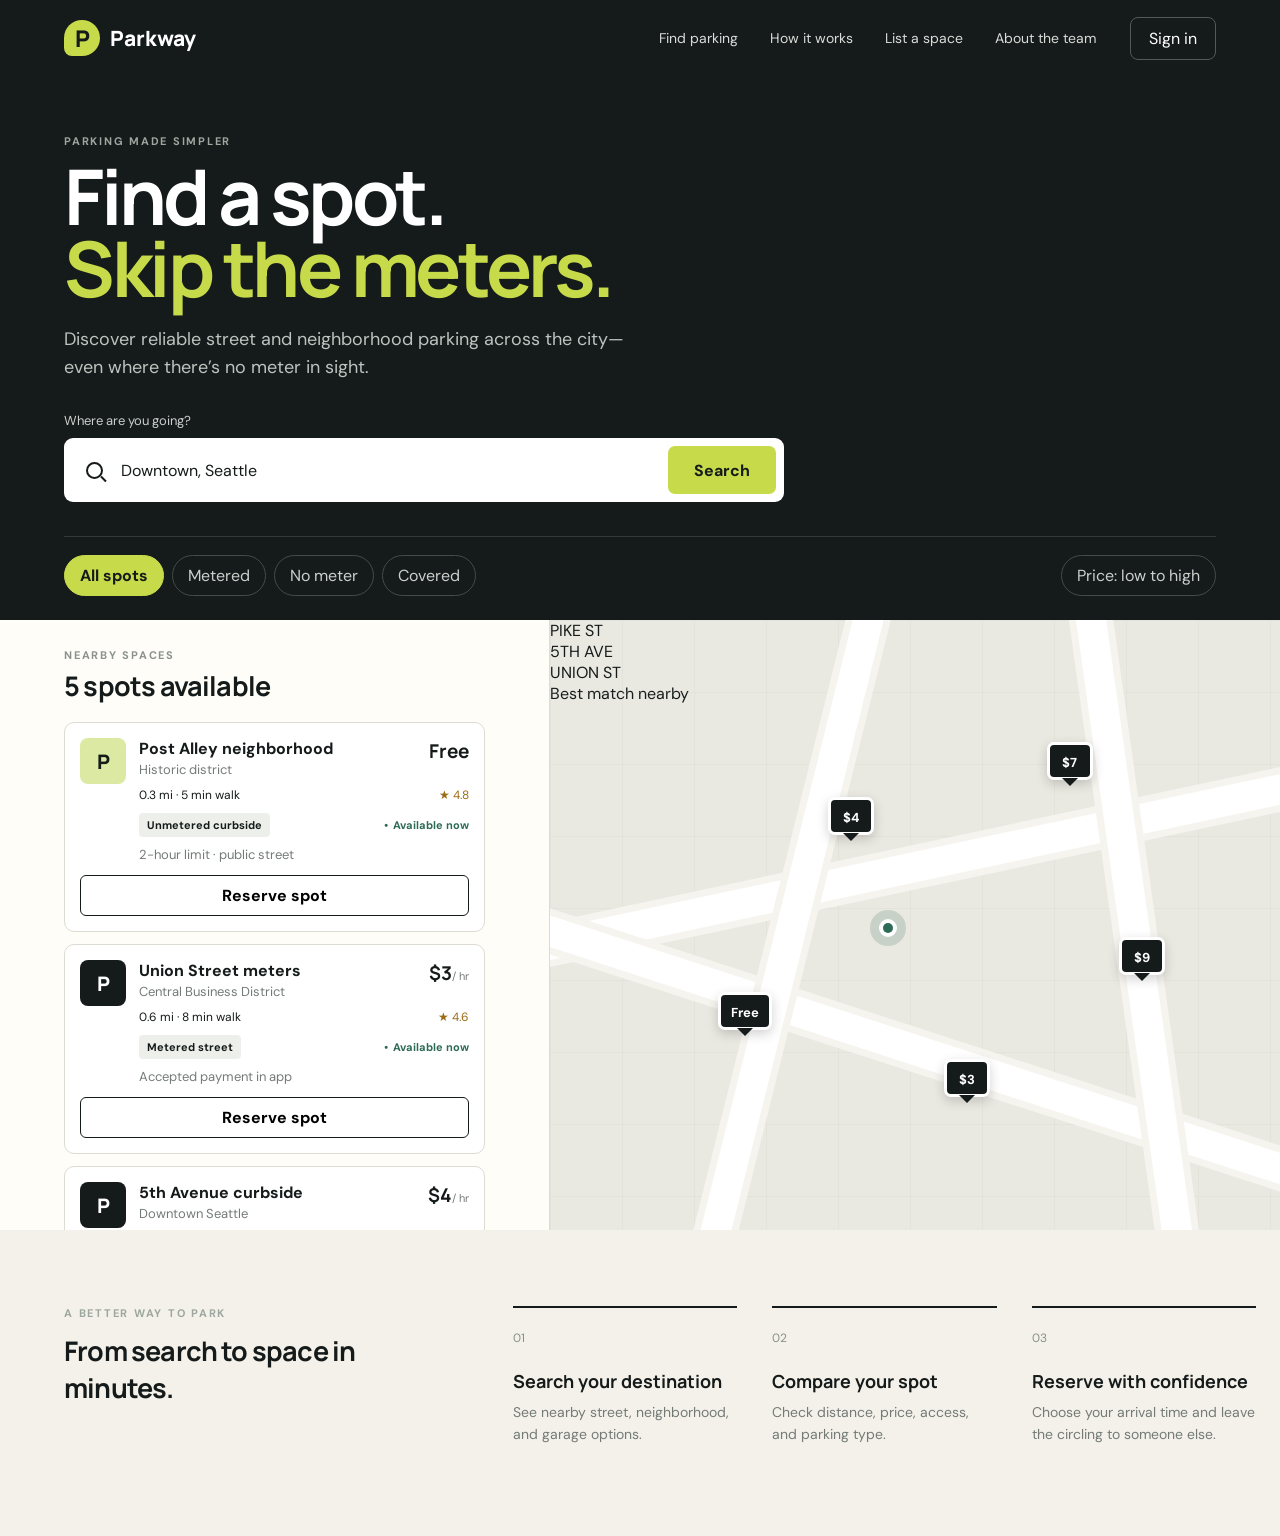
<file: home/index.html>
<!doctype html>
<html lang="en">
<head>
  <meta charset="utf-8" />
  <meta name="viewport" content="width=device-width, initial-scale=1" />
  <meta name="theme-color" content="#151b1a" />
  <title>Parkway — Find parking near you</title>
  <link rel="stylesheet" href="styles.css?v=team-profiles" />
</head>
<body>
  <header class="topbar">
    <a class="brand" href="#" aria-label="Parkway home">
      <span class="brand-mark">P</span>
      <span>Parkway</span>
    </a>
    <nav aria-label="Main navigation">
      <a class="nav-link" href="#spots">Find parking</a>
      <a class="nav-link" href="#how">How it works</a>
      <a class="nav-link" href="#">List a space</a>
      <a class="nav-link" href="about.html">About the team</a>
    </nav>
    <button class="account-button" type="button">Sign in</button>
  </header>

  <main>
    <section class="search-panel">
      <div class="intro-copy">
        <p class="eyebrow">Parking made simpler</p>
        <h1>Find a spot.<br><span>Skip the meters.</span></h1>
        <p class="subhead">Discover reliable street and neighborhood parking across the city—even where there’s no meter in sight.</p>

        <form class="search-bar" id="searchForm">
          <label for="location">Where are you going?</label>
          <div class="search-row">
            <span class="search-icon" aria-hidden="true"></span>
            <input id="location" name="location" value="Downtown, Seattle" autocomplete="off" />
            <button type="submit">Search</button>
          </div>
        </form>
      </div>

      <div class="filter-row" aria-label="Parking filters">
        <button class="filter active" data-filter="all" type="button">All spots</button>
        <button class="filter" data-filter="metered" type="button">Metered</button>
        <button class="filter" data-filter="unmetered" type="button">No meter</button>
        <button class="filter" data-filter="covered" type="button">Covered</button>
        <button class="filter icon-filter" id="sortButton" type="button">Price: low to high</button>
      </div>
    </section>

    <section class="results-layout" id="spots">
      <aside class="results-panel">
        <div class="results-heading">
          <div>
            <p class="eyebrow">Nearby spaces</p>
            <h2><span id="spotCount">5</span> spots available</h2>
          </div>
          <button class="map-toggle" id="mapToggle" type="button">Map view</button>
        </div>
        <div class="spot-list" id="spotList"></div>
      </aside>

      <div class="map" aria-label="Stylized map showing available parking spots">
        <div class="map-grid"></div>
        <div class="road road-one"></div>
        <div class="road road-two"></div>
        <div class="road road-three"></div>
        <div class="road road-four"></div>
        <div class="map-marker current-marker"><span></span></div>
        <button class="map-pin pin-one" type="button" data-id="1" aria-label="5th Avenue spot, $4 per hour"><strong>$4</strong></button>
        <button class="map-pin pin-two" type="button" data-id="2" aria-label="Pike Street garage, $7 per hour"><strong>$7</strong></button>
        <button class="map-pin pin-three" type="button" data-id="3" aria-label="Free curbside spot"><strong>Free</strong></button>
        <button class="map-pin pin-four" type="button" data-id="4" aria-label="Union Street spot, $3 per hour"><strong>$3</strong></button>
        <button class="map-pin pin-five" type="button" data-id="5" aria-label="Covered garage, $9 per hour"><strong>$9</strong></button>
        <div class="map-label label-one">PIKE ST</div>
        <div class="map-label label-two">5TH AVE</div>
        <div class="map-label label-three">UNION ST</div>
        <div class="map-card"><span class="pulse"></span> Best match nearby</div>
      </div>
    </section>

    <section class="how" id="how">
      <div>
        <p class="eyebrow">A better way to park</p>
        <h2>From search to space in minutes.</h2>
      </div>
      <ol>
        <li><span>01</span><h3>Search your destination</h3><p>See nearby street, neighborhood, and garage options.</p></li>
        <li><span>02</span><h3>Compare your spot</h3><p>Check distance, price, access, and parking type.</p></li>
        <li><span>03</span><h3>Reserve with confidence</h3><p>Choose your arrival time and leave the circling to someone else.</p></li>
      </ol>
    </section>
  </main>

  <div class="toast" id="toast" role="status" aria-live="polite"></div>
  <script src="app.js"></script>
</body>
</html>
</file>
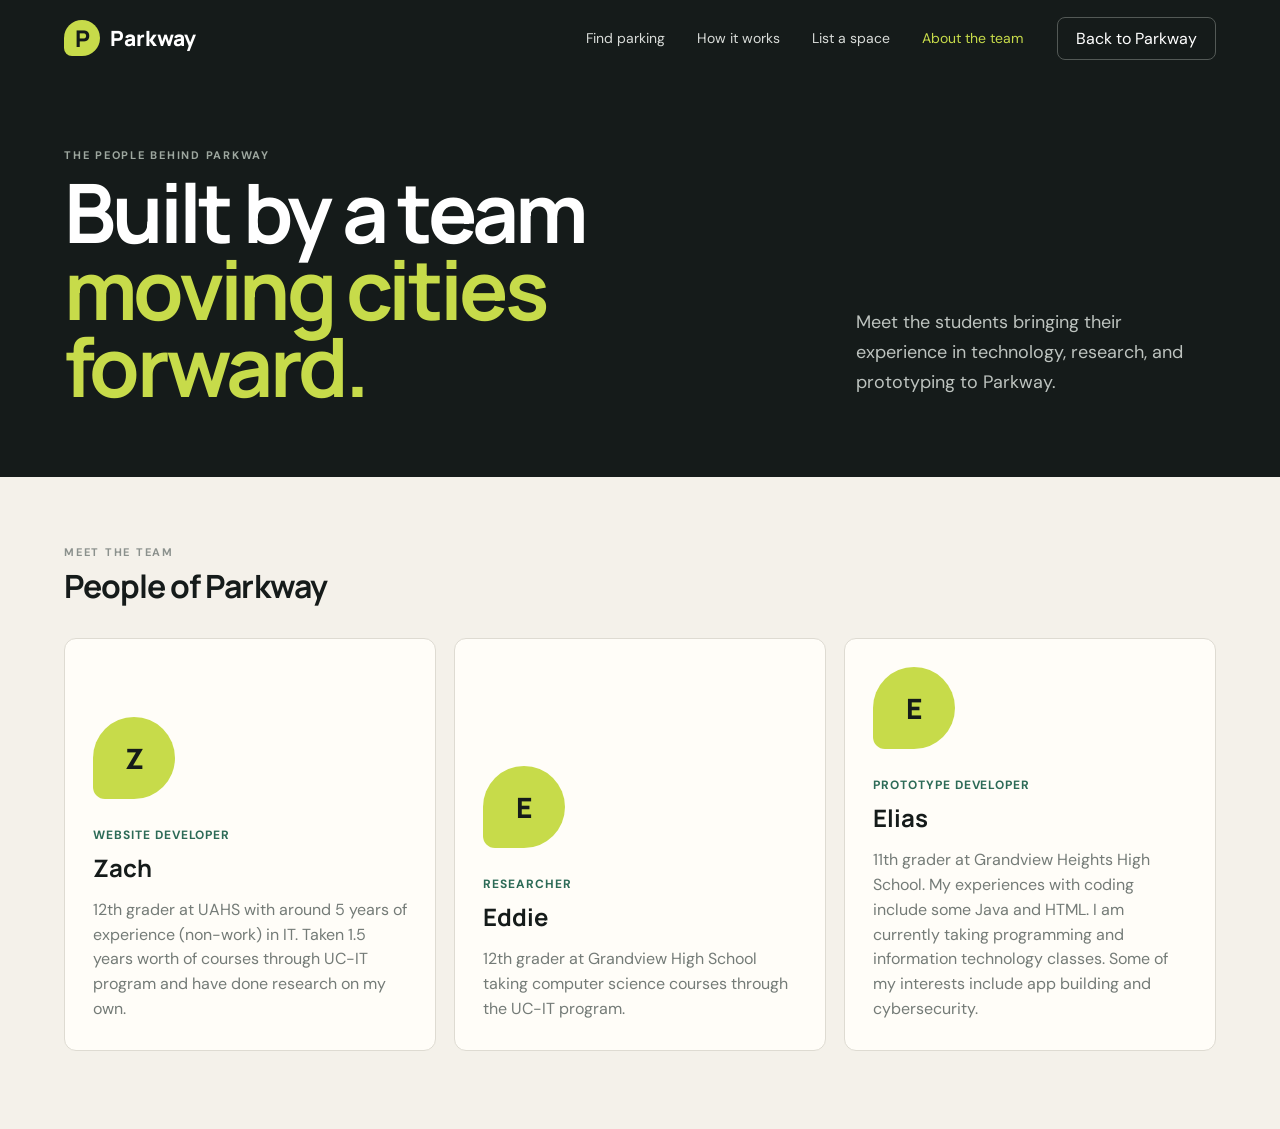
<file: home/about.html>
<!doctype html>
<html lang="en">
<head>
  <meta charset="utf-8" />
  <meta name="viewport" content="width=device-width, initial-scale=1" />
  <meta name="theme-color" content="#151b1a" />
  <title>About Us — Parkway</title>
  <link rel="stylesheet" href="styles.css?v=team-profiles" />
</head>
<body class="about-page">
  <header class="topbar">
    <a class="brand" href="index.html" aria-label="Parkway home">
      <span class="brand-mark">P</span>
      <span>Parkway</span>
    </a>
    <nav aria-label="Main navigation">
      <a class="nav-link" href="index.html#spots">Find parking</a>
      <a class="nav-link" href="index.html#how">How it works</a>
      <a class="nav-link" href="#">List a space</a>
      <a class="nav-link active" href="about.html" aria-current="page">About the team</a>
    </nav>
    <a class="account-button" href="index.html">Back to Parkway</a>
  </header>

  <main>
    <section class="about-hero">
      <div>
        <p class="eyebrow">The people behind Parkway</p>
        <h1>Built by a team<br><span>moving cities forward.</span></h1>
      </div>
      <p>Meet the students bringing their experience in technology, research, and prototyping to Parkway.</p>
    </section>

    <section class="team-section">
      <div class="team-heading">
        <div>
          <p class="eyebrow">Meet the team</p>
          <h2>People of Parkway</h2>
        </div>
      </div>

      <div class="profile-grid" id="profileGrid" aria-live="polite"></div>
    </section>

  </main>

  <div class="toast" id="toast" role="status" aria-live="polite"></div>
  <script src="about.js?v=team-profiles"></script>
</body>
</html>
</file>
<file: home/styles.css>
@import url('https://fonts.googleapis.com/css2?family=DM+Sans:wght@400;500;600;700&family=Manrope:wght@600;700;800&display=swap');

:root { --ink:#151b1a; --cream:#f4f1ea; --paper:#fffdf8; --lime:#c7db4a; --green:#2d6b57; --line:#dedbd2; --muted:#747b77; }
* { box-sizing:border-box; }
html { scroll-behavior:smooth; }
body { margin:0; color:var(--ink); background:var(--cream); font-family:'DM Sans',sans-serif; }
button, input { font:inherit; }
button, a { -webkit-tap-highlight-color:transparent; }

.topbar { height:76px; padding:0 5vw; display:flex; align-items:center; gap:34px; background:var(--ink); color:white; }
.brand { display:flex; align-items:center; gap:10px; color:white; text-decoration:none; font-family:'Manrope',sans-serif; font-size:21px; font-weight:800; margin-right:auto; }
.brand-mark { width:36px; height:36px; display:grid; place-items:center; background:var(--lime); color:var(--ink); border-radius:50% 50% 50% 8px; font-size:23px; }
nav { display:flex; height:100%; align-items:center; gap:32px; }
.nav-link { color:#d9dcd9; text-decoration:none; font-size:14px; }
.nav-link:hover { color:white; }
.nav-link.active { color:var(--lime); }
.account-button { border:1px solid #535956; background:transparent; color:white; border-radius:8px; padding:10px 18px; text-decoration:none; }

.search-panel { padding:58px 5vw 24px; background:var(--ink); color:white; }
.intro-copy { max-width:760px; }
.eyebrow { margin:0 0 12px; color:#9da79f; text-transform:uppercase; letter-spacing:.16em; font-size:11px; font-weight:700; }
h1 { margin:0; font-family:'Manrope',sans-serif; font-size:clamp(46px, 6vw, 78px); line-height:.94; letter-spacing:-.045em; }
h1 span { color:var(--lime); }
.subhead { max-width:590px; margin:22px 0 30px; color:#bdc3bf; font-size:18px; line-height:1.55; }
.search-bar { max-width:720px; }
.search-bar label { display:block; margin-bottom:9px; font-size:13px; color:#cbd0cd; }
.search-row { height:64px; display:flex; align-items:center; padding-left:22px; background:white; border-radius:9px; }
.search-icon { width:17px; height:17px; border:2px solid var(--ink); border-radius:50%; position:relative; flex:none; }
.search-icon:after { content:''; position:absolute; width:7px; height:2px; background:var(--ink); transform:rotate(45deg); right:-6px; bottom:-3px; }
.search-row input { height:100%; flex:1; min-width:0; border:0; outline:0; padding:0 18px; color:var(--ink); font-size:16px; }
.search-row button { height:48px; margin-right:8px; padding:0 26px; border:0; border-radius:7px; background:var(--lime); color:var(--ink); font-weight:700; cursor:pointer; }

.filter-row { display:flex; gap:8px; margin-top:34px; padding-top:18px; border-top:1px solid #343936; overflow-x:auto; }
.filter { white-space:nowrap; border:1px solid #454b48; border-radius:999px; padding:9px 15px; background:transparent; color:#cbd0cd; cursor:pointer; }
.filter.active { border-color:var(--lime); background:var(--lime); color:var(--ink); font-weight:700; }
.icon-filter { margin-left:auto; }

.results-layout { height:610px; min-height:610px; display:grid; grid-template-columns:minmax(420px, 43%) 57%; grid-template-rows:minmax(0, 610px); background:var(--paper); overflow:hidden; }
.results-panel { height:100%; min-height:0; overflow-y:auto; padding:28px 5vw 30px 5vw; border-right:1px solid var(--line); }
.results-heading { display:flex; justify-content:space-between; align-items:center; margin-bottom:18px; }
.results-heading h2, .how h2 { font-family:'Manrope',sans-serif; margin:0; font-size:27px; letter-spacing:-.03em; }
.results-heading .eyebrow { margin-bottom:5px; color:#8b918d; }
.map-toggle { display:none; }
.spot-list { display:grid; gap:12px; }
.spot-card { border:1px solid var(--line); border-radius:10px; background:white; padding:15px; transition:.2s ease; cursor:pointer; }
.spot-card:hover, .spot-card.selected { border-color:var(--green); box-shadow:0 6px 22px rgba(30,50,43,.08); }
.spot-main { display:grid; grid-template-columns:46px 1fr; gap:13px; }
.spot-icon { width:46px; height:46px; display:grid; place-items:center; border-radius:8px; background:var(--ink); color:white; font-family:'Manrope'; font-weight:800; font-size:20px; }
.spot-icon.free { background:#dce9a3; color:var(--ink); }
.spot-title-row { display:flex; justify-content:space-between; gap:12px; }
.spot-info h3 { margin:0 0 2px; font-size:16px; }
.spot-info p { margin:0; color:var(--muted); font-size:13px; }
.price { flex:none; text-align:right; }
.price strong { font-family:'Manrope'; font-size:19px; }
.price small { color:var(--muted); font-size:11px; }
.spot-meta { display:flex; justify-content:space-between; margin-top:9px; font-size:12px; }
.rating { color:#9a6c17; }
.tag-row { display:flex; justify-content:space-between; align-items:center; margin-top:10px; }
.tag { font-size:11px; font-weight:700; background:#edf0ea; padding:5px 8px; border-radius:4px; }
.availability { font-size:11px; color:var(--green); font-weight:700; }
.availability:before { content:'•'; margin-right:5px; }
.spot-note { margin-top:9px !important; }
.reserve { width:100%; margin-top:12px; padding:9px; border:1px solid var(--ink); border-radius:6px; background:white; font-weight:700; cursor:pointer; }
.reserve:hover { background:var(--ink); color:white; }

.map { position:relative; overflow:hidden; background:#e9e8e1; height:100%; min-height:0; }
.map-grid { position:absolute; inset:0; opacity:.18; background-image:linear-gradient(#c9cac3 1px,transparent 1px),linear-gradient(90deg,#c9cac3 1px,transparent 1px); background-size:72px 72px; }
.map:before { display:none; }
.road { position:absolute; z-index:1; background:#fff; border:0; box-shadow:0 0 0 7px #f5f4ef; transform-origin:center; }
.road-one { width:130%; height:30px; left:-15%; top:38%; transform:rotate(-12deg); }
.road-two { width:130%; height:30px; left:-15%; top:68%; transform:rotate(18deg); }
.road-three { width:30px; height:130%; left:31%; top:-15%; transform:rotate(14deg); }
.road-four { width:30px; height:130%; right:18%; top:-15%; transform:rotate(-8deg); }
.map-pin, .map-marker, .map-card { z-index:4; }
.map-pin { position:absolute; z-index:4; min-width:46px; height:38px; padding:0 10px; border:3px solid white; border-radius:7px; background:var(--ink); color:white; box-shadow:0 4px 12px rgba(0,0,0,.18); cursor:pointer; }
.map-pin:after { content:''; position:absolute; left:50%; bottom:-9px; transform:translateX(-50%); border:8px solid transparent; border-top-color:var(--ink); border-bottom:0; }
.map-pin strong { font-size:13px; }
.map-pin.selected { background:var(--lime); color:var(--ink); transform:scale(1.12); }
.map-pin.selected:after { border-top-color:var(--lime); }
.pin-one { left:38%; top:29%; }
.pin-two { left:68%; top:20%; }
.pin-three { left:23%; top:61%; }
.pin-four { left:54%; top:72%; }
.pin-five { left:78%; top:52%; }
.current-marker { position:absolute; z-index:4; left:45%; top:49%; width:18px; height:18px; border-radius:50%; background:white; box-shadow:0 0 0 9px rgba(45,107,87,.18); }
.current-marker span { position:absolute; inset:4px; border-radius:50%; background:var(--green); }

.how { display:grid; grid-template-columns:32% 68%; gap:40px; padding:76px 5vw 90px; }
.how ol { list-style:none; margin:0; display:grid; grid-template-columns:repeat(3,1fr); gap:35px; }
.how li { border-top:2px solid var(--ink); padding-top:18px; }
.how li span { color:#87908b; font-size:12px; }
.how li h3 { margin:22px 0 9px; font-family:'Manrope'; font-size:18px; }
.how li p { margin:0; color:var(--muted); font-size:14px; line-height:1.55; }
.toast { position:fixed; left:50%; bottom:24px; transform:translate(-50%, 30px); opacity:0; z-index:20; padding:12px 18px; border-radius:7px; background:var(--ink); color:white; transition:.25s; pointer-events:none; box-shadow:0 10px 30px rgba(0,0,0,.2); }
.toast.show { opacity:1; transform:translate(-50%,0); }
.map-focus .results-panel { display:none; } .map-focus { grid-template-columns:1fr; }

.about-hero { min-height:390px; padding:72px 5vw; display:grid; grid-template-columns:minmax(0, 1fr) 360px; align-items:end; gap:60px; background:var(--ink); color:white; }
.about-hero h1 { font-size:clamp(48px, 7vw, 82px); }
.about-hero > p { margin:0 0 8px; color:#bdc3bf; font-size:18px; line-height:1.65; }
.team-section { padding:68px 5vw 78px; }
.team-heading, .profile-form-heading { display:flex; align-items:center; justify-content:space-between; gap:20px; }
.team-heading h2, .profile-form-heading h2 { margin:0; font-family:'Manrope',sans-serif; font-size:32px; letter-spacing:-.03em; }
.team-heading .eyebrow, .profile-form-heading .eyebrow { color:#8b918d; margin-bottom:5px; }
.team-add-button, .profile-submit { border:0; border-radius:8px; padding:13px 18px; background:var(--lime); color:var(--ink); font-weight:700; cursor:pointer; }
.profile-grid { display:grid; grid-template-columns:repeat(3, minmax(0, 1fr)); gap:18px; margin-top:30px; }
.profile-card { min-height:330px; display:flex; flex-direction:column; justify-content:flex-end; gap:28px; padding:28px; border:1px solid var(--line); border-radius:12px; background:var(--paper); }
.profile-avatar { width:82px; height:82px; display:grid; place-items:center; overflow:hidden; border-radius:50% 50% 50% 12px; background:var(--avatar-color); font-family:'Manrope',sans-serif; font-size:28px; font-weight:800; }
.profile-avatar img { width:100%; height:100%; object-fit:cover; }
.profile-role { margin:0 0 8px; color:var(--green); font-size:12px; font-weight:700; text-transform:uppercase; letter-spacing:.08em; }
.profile-card h3 { margin:0 0 14px; font-family:'Manrope',sans-serif; font-size:24px; }
.profile-bio { margin:0; min-height:68px; color:var(--muted); line-height:1.55; }
.profile-favorite { margin:18px 0 0; padding-top:15px; border-top:1px solid var(--line); font-size:13px; }
.profile-favorite span { font-weight:700; }
.profile-empty { padding:50px 20px; margin-top:30px; border:1px dashed var(--line); text-align:center; }
.profile-empty strong, .profile-empty span { display:block; } .profile-empty span { margin-top:6px; color:var(--muted); }
.profile-form-section { scroll-margin-top:20px; padding:68px 5vw 82px; border-top:1px solid var(--line); background:#e9e6dc; }
.close-profile-form { border:0; background:transparent; color:var(--green); font-weight:700; cursor:pointer; }
.profile-form { display:grid; grid-template-columns:repeat(2, minmax(0, 1fr)); gap:18px; max-width:900px; margin-top:30px; }
.profile-form label { display:grid; gap:8px; font-size:13px; font-weight:700; }
.profile-form label span { color:var(--muted); font-weight:400; }
.profile-form input, .profile-form textarea { width:100%; border:1px solid var(--line); border-radius:7px; padding:13px 14px; background:white; color:var(--ink); outline:none; }
.profile-form input:focus, .profile-form textarea:focus { border-color:var(--green); box-shadow:0 0 0 3px rgba(45,107,87,.1); }
.profile-form textarea { min-height:115px; resize:vertical; }
.profile-bio-field { grid-row:span 2; }
.profile-submit { justify-self:start; }
.team-profile-form { max-width:1100px; margin-top:30px; }
.team-profile-fields { display:grid; grid-template-columns:repeat(3, minmax(0, 1fr)); gap:18px; }
.team-profile-slot { min-width:0; margin:0; padding:20px; display:grid; align-content:start; gap:14px; border:1px solid var(--line); border-radius:8px; background:var(--paper); }
.team-profile-slot legend { padding:0 8px; font-family:'Manrope',sans-serif; font-weight:700; }
.team-profile-slot label { display:grid; gap:7px; font-size:13px; font-weight:700; }
.team-profile-slot input, .team-profile-slot textarea { width:100%; min-width:0; border:1px solid var(--line); border-radius:7px; padding:11px 12px; background:white; color:var(--ink); outline:none; font-weight:400; }
.team-profile-slot input:focus, .team-profile-slot textarea:focus { border-color:var(--green); box-shadow:0 0 0 3px rgba(45,107,87,.1); }
.team-profile-slot textarea { min-height:100px; resize:vertical; }

@media (max-width:900px) {
  .topbar { gap:12px; }
  .brand { margin-right:0; }
  nav { display:flex; height:auto; flex:1; justify-content:flex-end; gap:0; }
  nav .nav-link:not([href="about.html"]) { display:none; }
  .nav-link[href="about.html"] { white-space:nowrap; font-size:13px; }
  .team-profile-fields { grid-template-columns:repeat(2, minmax(0, 1fr)); }
  .search-panel { padding-top:38px; }
  .about-hero { grid-template-columns:1fr; align-items:start; gap:30px; }
  .profile-grid { grid-template-columns:repeat(2, minmax(0, 1fr)); }
  .results-layout { height:auto; min-height:600px; grid-template-columns:1fr 1fr; grid-template-rows:minmax(0, 610px); }
  .results-panel { padding-left:24px; padding-right:24px; }
  .how { grid-template-columns:1fr; }
}
@media (max-width:650px) {
  .topbar { height:68px; padding:0 16px; } .account-button { padding:8px 12px; }
  .about-page .account-button { display:none; }
  .topbar .brand { gap:8px; font-size:18px; }
  .topbar .brand-mark { width:32px; height:32px; font-size:20px; }
  .topbar nav .nav-link[href="about.html"] { font-size:12px; }
  .about-hero { min-height:0; padding:50px 20px; }
  .about-hero h1 { font-size:48px; }
  .about-hero > p { font-size:16px; }
  .team-section, .profile-form-section { padding-left:20px; padding-right:20px; }
  .team-heading { align-items:flex-start; flex-direction:column; }
  .profile-grid { grid-template-columns:1fr; }
  .profile-form { grid-template-columns:1fr; }
  .profile-bio-field { grid-row:auto; }
  .team-profile-fields { grid-template-columns:1fr; }
  .search-panel { padding:32px 20px 18px; }
  h1 { font-size:48px; } .subhead { font-size:16px; }
  .search-row { height:58px; padding-left:16px; } .search-row button { padding:0 16px; }
  .filter-row { margin-right:-20px; }
  .results-layout { height:auto; min-height:0; grid-template-columns:1fr; grid-template-rows:420px auto; overflow:visible; }
  .results-layout .map { height:420px; grid-row:1; }
  .results-layout .results-panel { height:auto; grid-row:2; }
  .results-layout.map-focus { grid-template-rows:600px; }
  .results-layout.map-focus .map { height:600px; }
  .map-toggle { display:block; border:0; background:transparent; color:var(--green); font-weight:700; }
  .how { padding:55px 20px; gap:30px; }
  .how ol { grid-template-columns:1fr; gap:25px; }
}
</file>
